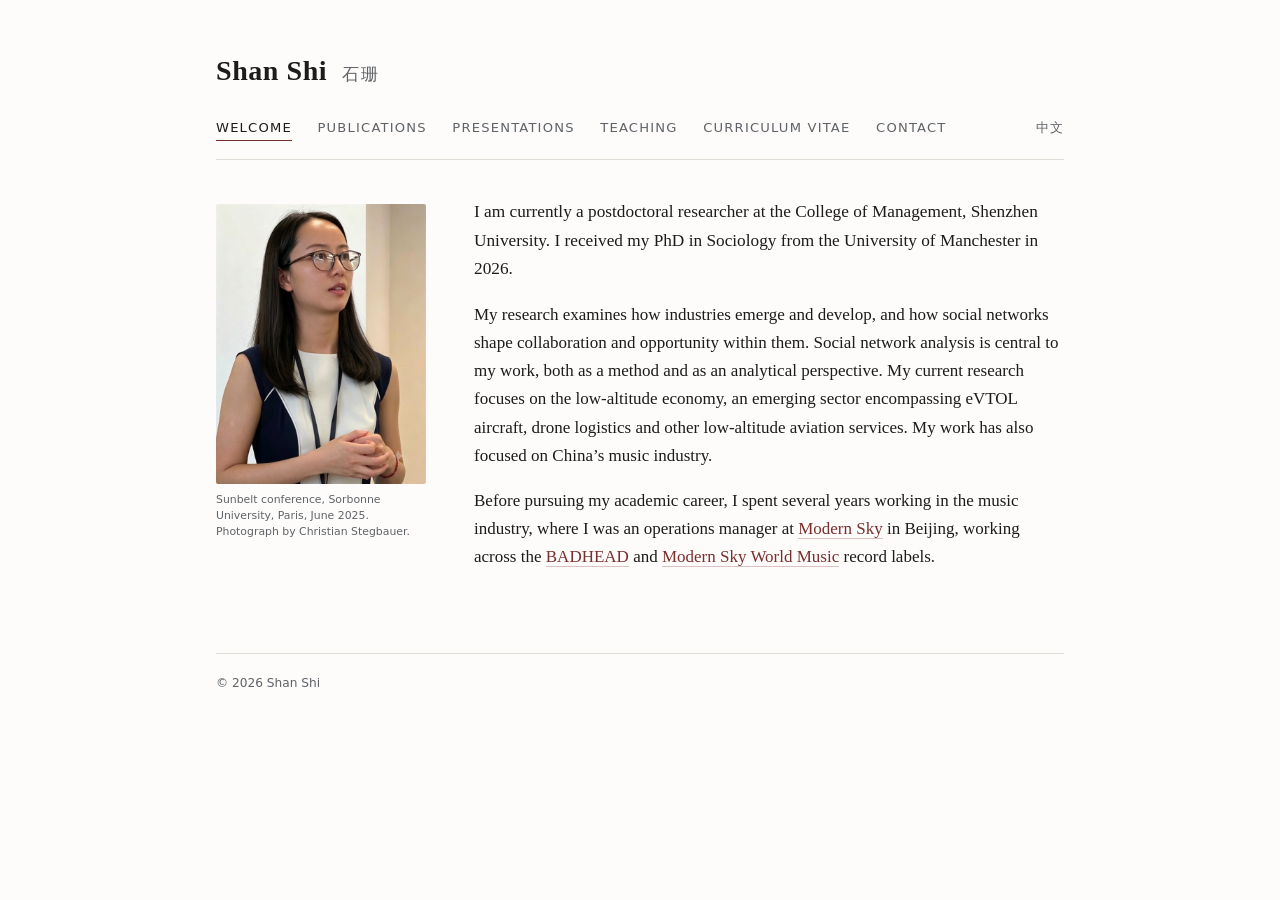
<file: index.html>
<!DOCTYPE html>
<html lang="en">
<head>
<meta charset="utf-8">
<meta name="viewport" content="width=device-width, initial-scale=1">
<title>Shan Shi — Social Researcher</title>
<meta name="description" content="Shan Shi, postdoctoral researcher at Shenzhen University's College of Management, studies industry development, social networks, the low-altitude economy and China's music industry.">
<link rel="canonical" href="https://shanshi.me/">
<link rel="alternate" hreflang="en" href="https://shanshi.me/">
<link rel="alternate" hreflang="zh" href="https://shanshi.me/zh/">
<link rel="alternate" hreflang="x-default" href="https://shanshi.me/">
<meta property="og:type" content="profile">
<meta property="og:title" content="Shan Shi — Social Researcher">
<meta property="og:description" content="Shan Shi, postdoctoral researcher at Shenzhen University's College of Management, studies industry development, social networks, the low-altitude economy and China's music industry.">
<meta property="og:url" content="https://shanshi.me/">
<meta property="og:image" content="https://shanshi.me/photo.jpg">
<script type="application/ld+json">
{
  "@context": "https://schema.org",
  "@type": "Person",
  "@id": "https://shanshi.me/#person",
  "name": "Shan Shi",
  "alternateName": "石珊",
  "url": "https://shanshi.me/",
  "image": "https://shanshi.me/photo.jpg",
  "jobTitle": "Postdoctoral Researcher",
  "worksFor": {
    "@type": "Organization",
    "name": "College of Management",
    "parentOrganization": {
      "@type": "CollegeOrUniversity",
      "name": "Shenzhen University"
    }
  },
  "alumniOf": {
    "@type": "CollegeOrUniversity",
    "name": "University of Manchester"
  },
  "knowsAbout": [
    "Industry formation and development",
    "Social network analysis",
    "Low-altitude economy",
    "China's music industry"
  ],
  "sameAs": [
    "https://orcid.org/0000-0001-7127-3071",
    "https://research.manchester.ac.uk/en/persons/shan.shi"
  ]
}
</script>
<link rel="stylesheet" href="style.css">
</head>
<body>
<div class="wrap">

<header class="masthead">
  <div class="namebar">
    <h1><a href="/">Shan Shi</a> <span class="cn">石珊</span></h1>
  </div>
  <nav>
    <a href="/" aria-current="page">Welcome</a>
    <a href="publications.html">Publications</a>
    <a href="presentations.html">Presentations</a>
    <a href="teaching.html">Teaching</a>
    <a href="cv.html">Curriculum vitae</a>
    <a href="contact.html">Contact</a>
    <a class="lang-switch" href="/zh/">中文</a>
  </nav>
</header>

<main class="intro">
  <figure>
    <img src="photo.jpg" alt="Shan Shi speaking at the Sunbelt conference, Sorbonne University, Paris">
    <figcaption>Sunbelt conference, Sorbonne University, Paris, June 2025. Photograph by Christian Stegbauer.</figcaption>
  </figure>

  <div class="intro-text">
    <p class="lede">I am currently a postdoctoral researcher at the College of Management, Shenzhen University. I received my PhD in Sociology from the University of Manchester in 2026.</p>

    <p>My research examines how industries emerge and develop, and how social networks shape collaboration and opportunity within them. Social network analysis is central to my work, both as a method and as an analytical perspective. My current research focuses on the low-altitude economy, an emerging sector encompassing eVTOL aircraft, drone logistics and other low-altitude aviation services. My work has also focused on China’s music industry.</p>

    <p>Before pursuing my academic career, I spent several years working in the music industry, where I was an operations manager at <a href="https://www.modernsky.com/home/">Modern Sky</a> in Beijing, working across the <a href="https://badhead1.bandcamp.com/">BADHEAD</a> and <a href="https://modernskyworldmusic.bandcamp.com/">Modern Sky World Music</a> record labels.</p>
  </div>
</main>

<footer>
  © 2026 Shan Shi
</footer>

</div>
</body>
</html>
</file>
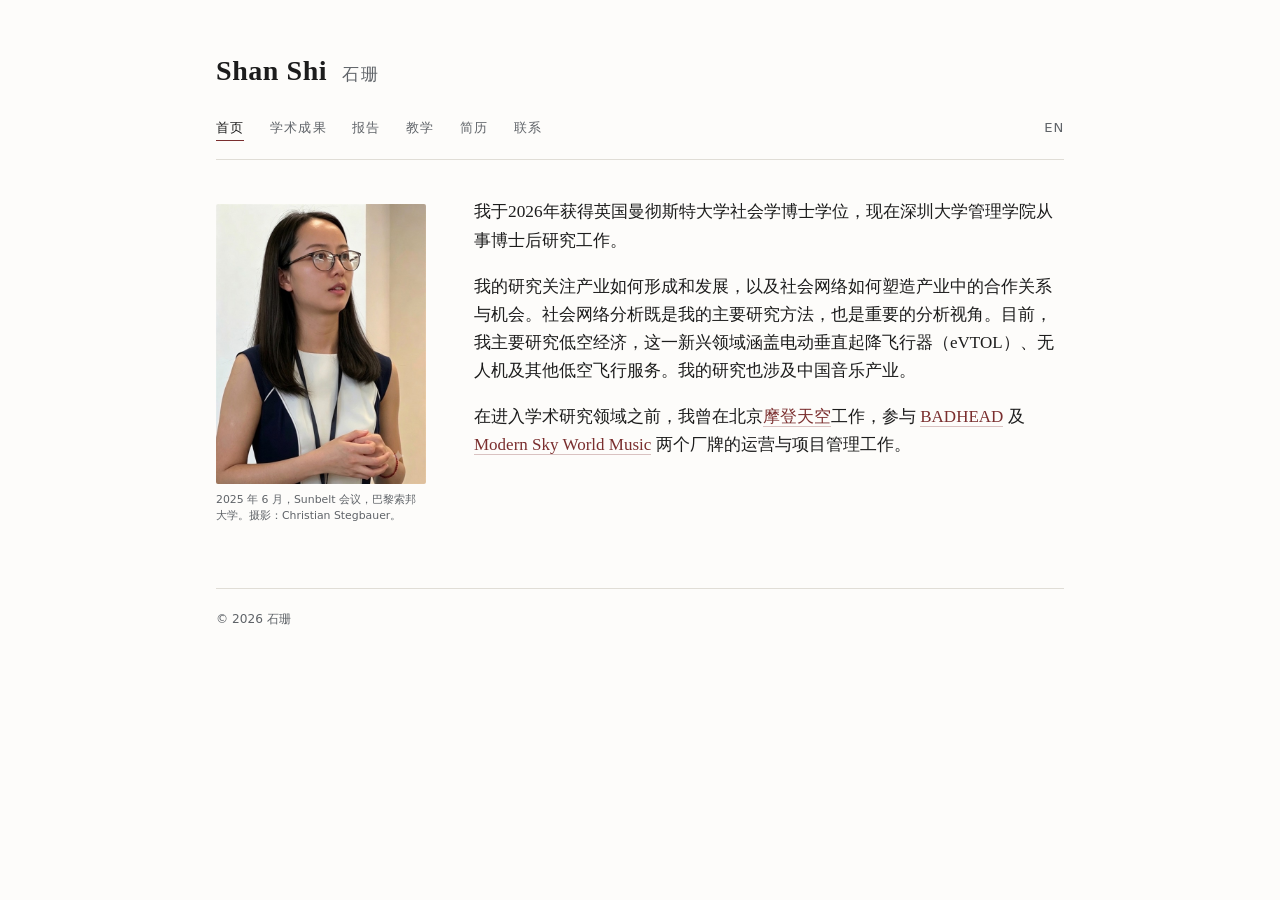
<file: zh/index.html>
<!DOCTYPE html>
<html lang="zh-Hans">
<head>
<meta charset="utf-8">
<meta name="viewport" content="width=device-width, initial-scale=1">
<title>石珊</title>
<meta name="description" content="石珊，深圳大学管理学院博士后，英国曼彻斯特大学社会学博士。研究产业的形成与发展，以及社会网络如何塑造合作关系与机会，当前关注低空经济，也研究中国音乐产业。">
<link rel="canonical" href="https://shanshi.me/zh/">
<link rel="alternate" hreflang="en" href="https://shanshi.me/">
<link rel="alternate" hreflang="zh" href="https://shanshi.me/zh/">
<link rel="alternate" hreflang="x-default" href="https://shanshi.me/">
<meta property="og:type" content="profile">
<meta property="og:title" content="石珊">
<meta property="og:description" content="石珊，深圳大学管理学院博士后，英国曼彻斯特大学社会学博士。研究产业的形成与发展，以及社会网络如何塑造合作关系与机会，当前关注低空经济，也研究中国音乐产业。">
<meta property="og:url" content="https://shanshi.me/zh/">
<meta property="og:image" content="https://shanshi.me/photo.jpg">
<script type="application/ld+json">
{
  "@context": "https://schema.org",
  "@type": "Person",
  "@id": "https://shanshi.me/#person",
  "name": "石珊",
  "alternateName": "Shan Shi",
  "url": "https://shanshi.me/zh/",
  "image": "https://shanshi.me/photo.jpg",
  "jobTitle": "博士后研究人员",
  "worksFor": {
    "@type": "Organization",
    "name": "管理学院",
    "parentOrganization": {
      "@type": "CollegeOrUniversity",
      "name": "深圳大学"
    }
  },
  "alumniOf": {
    "@type": "CollegeOrUniversity",
    "name": "曼彻斯特大学"
  },
  "knowsAbout": [
    "产业形成与发展",
    "社会网络分析",
    "低空经济",
    "中国音乐产业"
  ],
  "sameAs": [
    "https://orcid.org/0000-0001-7127-3071",
    "https://research.manchester.ac.uk/en/persons/shan.shi"
  ]
}
</script>
<link rel="stylesheet" href="../style.css">
</head>
<body>
<div class="wrap">

<header class="masthead">
  <div class="namebar">
    <h1><a href="/zh/">Shan Shi</a> <span class="cn">石珊</span></h1>
  </div>
  <nav>
    <a href="/zh/" aria-current="page">首页</a>
    <a href="publications.html">学术成果</a>
    <a href="presentations.html">报告</a>
    <a href="teaching.html">教学</a>
    <a href="cv.html">简历</a>
    <a href="contact.html">联系</a>
    <a class="lang-switch" href="/">EN</a>
  </nav>
</header>

<main class="intro">
  <figure>
    <img src="../photo.jpg" alt="石珊在巴黎索邦大学 Sunbelt 会议上发言">
    <figcaption>2025 年 6 月，Sunbelt 会议，巴黎索邦大学。摄影：Christian Stegbauer。</figcaption>
  </figure>

  <div class="intro-text">
    <p class="lede">我于2026年获得英国曼彻斯特大学社会学博士学位，现在深圳大学管理学院从事博士后研究工作。</p>

    <p>我的研究关注产业如何形成和发展，以及社会网络如何塑造产业中的合作关系与机会。社会网络分析既是我的主要研究方法，也是重要的分析视角。目前，我主要研究低空经济，这一新兴领域涵盖电动垂直起降飞行器（eVTOL）、无人机及其他低空飞行服务。我的研究也涉及中国音乐产业。</p>

    <p>在进入学术研究领域之前，我曾在北京<a href="https://www.modernsky.com/home/">摩登天空</a>工作，参与 <a href="https://xhslink.com/m/AzKVjs02M7a">BADHEAD</a> 及 <a href="https://xhslink.com/m/AzKVjs02M7a">Modern Sky World Music</a> 两个厂牌的运营与项目管理工作。</p>
  </div>
</main>

<footer>
  © 2026 石珊
</footer>

</div>
</body>
</html>
</file>
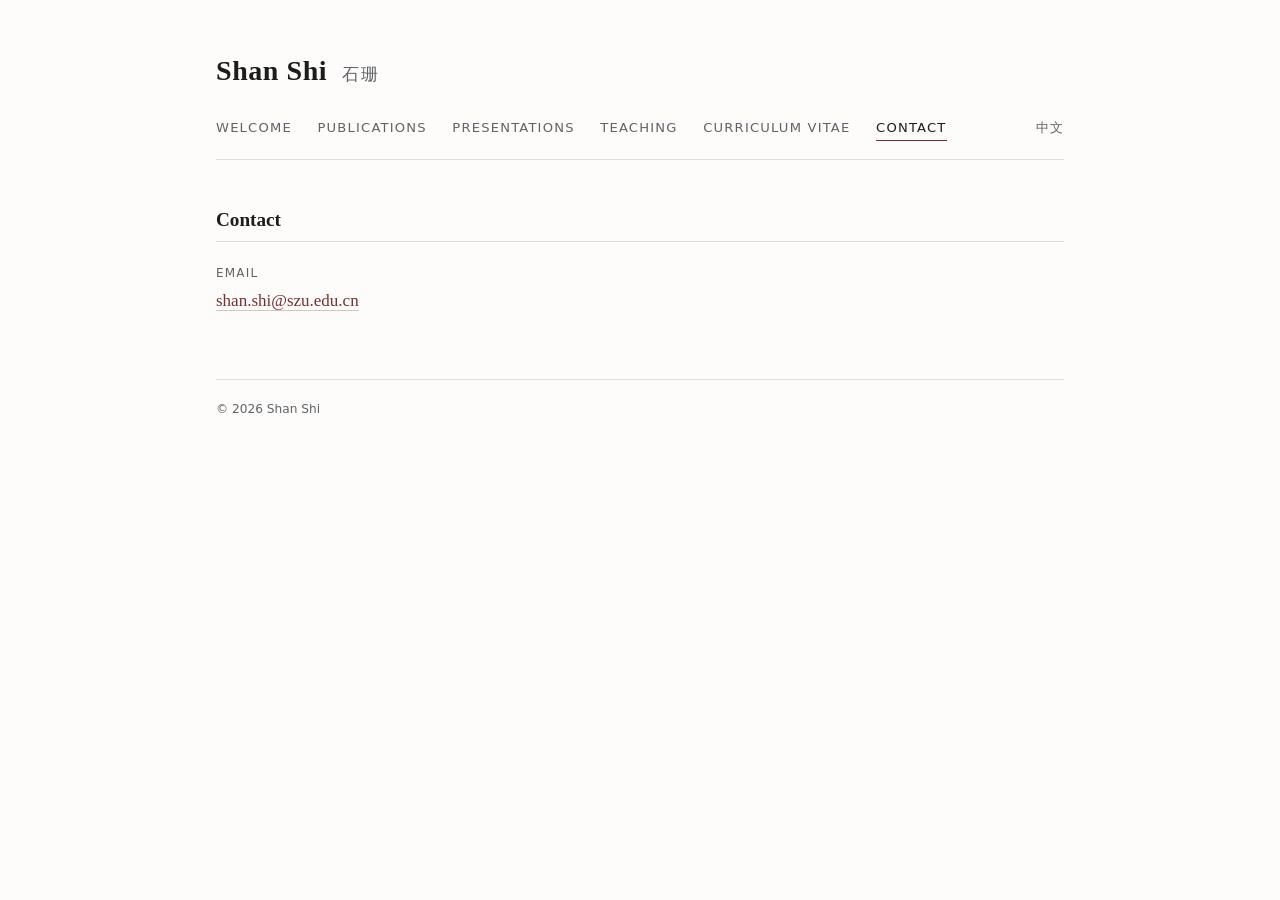
<file: contact.html>
<!DOCTYPE html>
<html lang="en">
<head>
<meta charset="utf-8">
<meta name="viewport" content="width=device-width, initial-scale=1">
<title>Shan Shi — Contact</title>
<meta name="description" content="How to contact Shan Shi.">
<link rel="canonical" href="https://shanshi.me/contact.html">
<link rel="alternate" hreflang="en" href="https://shanshi.me/contact.html">
<link rel="alternate" hreflang="zh" href="https://shanshi.me/zh/contact.html">
<link rel="alternate" hreflang="x-default" href="https://shanshi.me/contact.html">
<link rel="stylesheet" href="style.css">
</head>
<body>
<div class="wrap">

<header class="masthead">
  <div class="namebar">
    <h1><a href="/">Shan Shi</a> <span class="cn">石珊</span></h1>
  </div>
  <nav>
    <a href="/">Welcome</a>
    <a href="publications.html">Publications</a>
    <a href="presentations.html">Presentations</a>
    <a href="teaching.html">Teaching</a>
    <a href="cv.html">Curriculum vitae</a>
    <a href="contact.html" aria-current="page">Contact</a>
    <a class="lang-switch" href="zh/contact.html">中文</a>
  </nav>
</header>

<main>
  <h2>Contact</h2>

  <dl class="contact">
    <dt>Email</dt>
    <dd><a href="mailto:shan.shi@szu.edu.cn">shan.shi@szu.edu.cn</a></dd>
  </dl>
</main>

<footer>
  © 2026 Shan Shi
</footer>

</div>
</body>
</html>
</file>
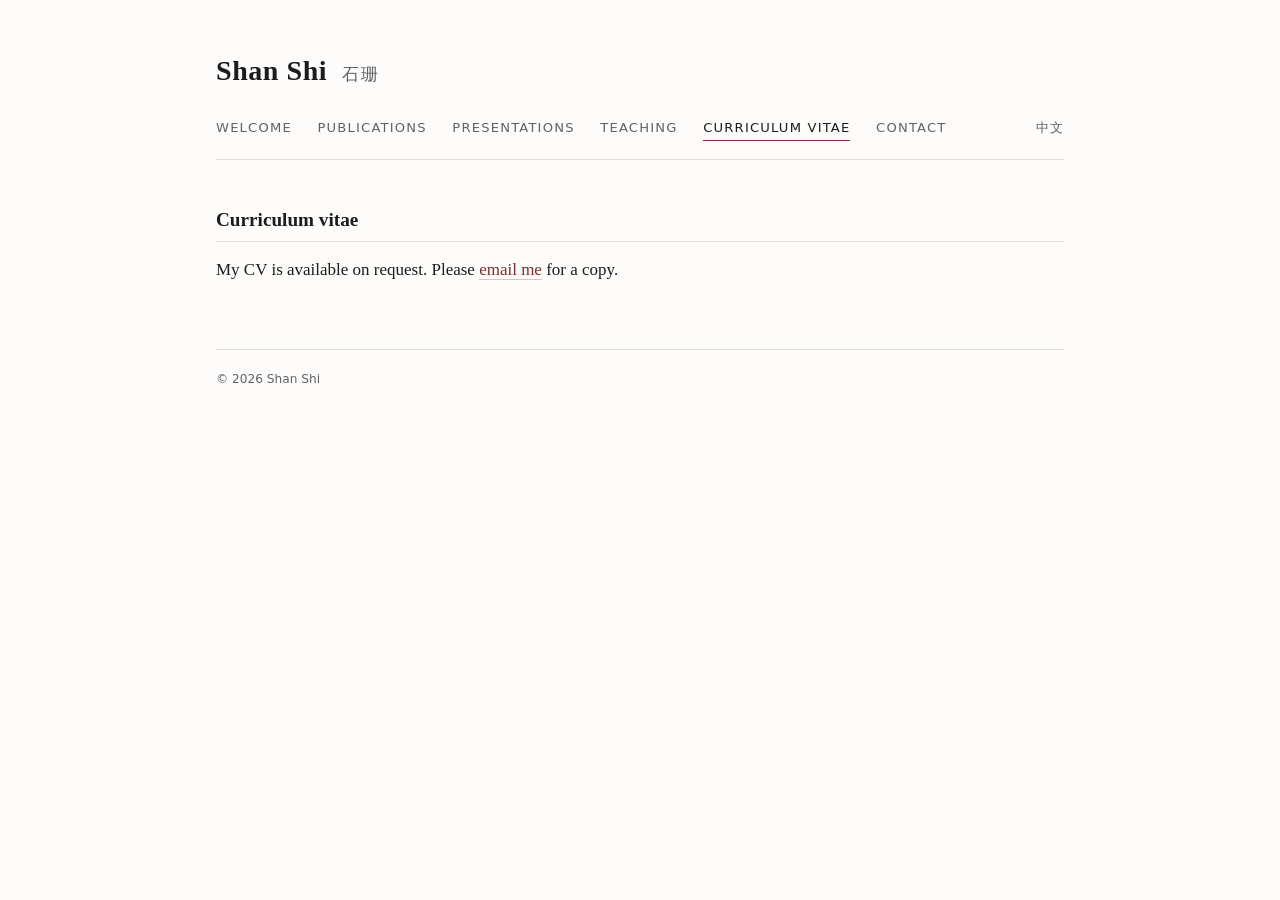
<file: cv.html>
<!DOCTYPE html>
<html lang="en">
<head>
<meta charset="utf-8">
<meta name="viewport" content="width=device-width, initial-scale=1">
<title>Shan Shi — Curriculum vitae</title>
<meta name="description" content="Shan Shi's academic CV is available on request.">
<link rel="canonical" href="https://shanshi.me/cv.html">
<link rel="alternate" hreflang="en" href="https://shanshi.me/cv.html">
<link rel="alternate" hreflang="zh" href="https://shanshi.me/zh/cv.html">
<link rel="alternate" hreflang="x-default" href="https://shanshi.me/cv.html">
<link rel="stylesheet" href="style.css">
</head>
<body>
<div class="wrap">

<header class="masthead">
  <div class="namebar">
    <h1><a href="/">Shan Shi</a> <span class="cn">石珊</span></h1>
  </div>
  <nav>
    <a href="/">Welcome</a>
    <a href="publications.html">Publications</a>
    <a href="presentations.html">Presentations</a>
    <a href="teaching.html">Teaching</a>
    <a href="cv.html" aria-current="page">Curriculum vitae</a>
    <a href="contact.html">Contact</a>
    <a class="lang-switch" href="zh/cv.html">中文</a>
  </nav>
</header>

<main>
  <h2>Curriculum vitae</h2>

  <p>My CV is available on request. Please <a href="mailto:shan.shi@szu.edu.cn?subject=CV%20request">email me</a> for a copy.</p>
</main>

<footer>
  © 2026 Shan Shi
</footer>

</div>
</body>
</html>
</file>
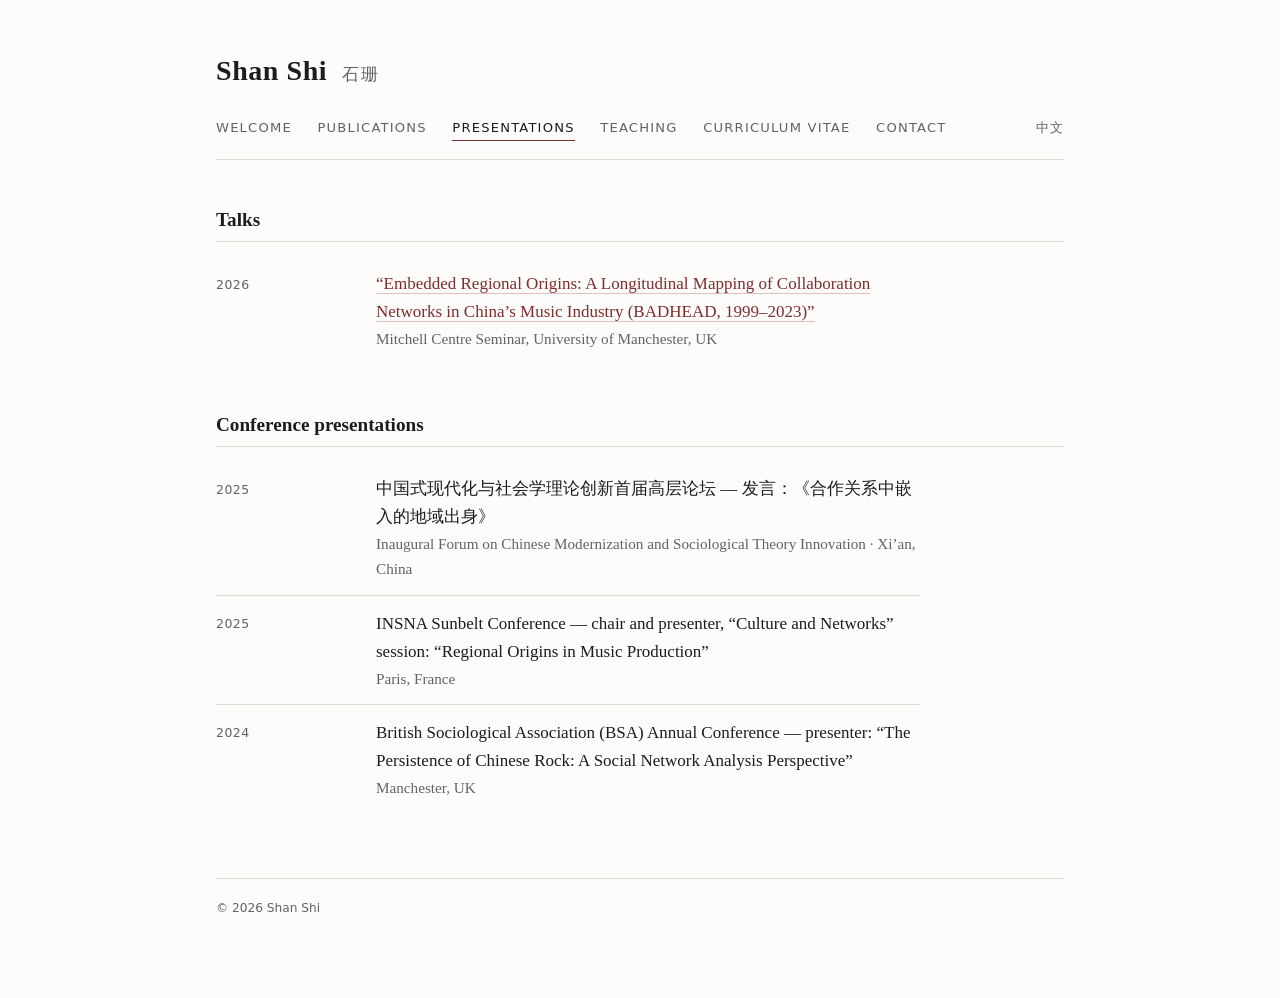
<file: presentations.html>
<!DOCTYPE html>
<html lang="en">
<head>
<meta charset="utf-8">
<meta name="viewport" content="width=device-width, initial-scale=1">
<title>Shan Shi — Presentations</title>
<meta name="description" content="Talks and conference presentations by Shan Shi.">
<link rel="canonical" href="https://shanshi.me/presentations.html">
<link rel="alternate" hreflang="en" href="https://shanshi.me/presentations.html">
<link rel="alternate" hreflang="zh" href="https://shanshi.me/zh/presentations.html">
<link rel="alternate" hreflang="x-default" href="https://shanshi.me/presentations.html">
<link rel="stylesheet" href="style.css">
</head>
<body>
<div class="wrap">

<header class="masthead">
  <div class="namebar">
    <h1><a href="/">Shan Shi</a> <span class="cn">石珊</span></h1>
  </div>
  <nav>
    <a href="/">Welcome</a>
    <a href="publications.html">Publications</a>
    <a href="presentations.html" aria-current="page">Presentations</a>
    <a href="teaching.html">Teaching</a>
    <a href="cv.html">Curriculum vitae</a>
    <a href="contact.html">Contact</a>
    <a class="lang-switch" href="zh/presentations.html">中文</a>
  </nav>
</header>

<main>
  <h2>Talks</h2>
  <ul class="plain">
    <li class="entry">
      <span class="when">2026</span>
      <span class="what"><a href="https://events.manchester.ac.uk/event/event:j17z-mi7jmspz-jh9xna">“Embedded Regional Origins: A Longitudinal Mapping of Collaboration Networks in China’s Music Industry (BADHEAD, 1999–2023)”</a>
      <span class="sub">Mitchell Centre Seminar, University of Manchester, UK</span></span>
    </li>
  </ul>

  <h2>Conference presentations</h2>
  <ul class="plain">
    <li class="entry">
      <span class="when">2025</span>
      <span class="what">中国式现代化与社会学理论创新首届高层论坛 — 发言：《合作关系中嵌入的地域出身》
      <span class="sub">Inaugural Forum on Chinese Modernization and Sociological Theory Innovation · Xi’an, China</span></span>
    </li>
    <li class="entry">
      <span class="when">2025</span>
      <span class="what">INSNA Sunbelt Conference — chair and presenter, “Culture and Networks” session: “Regional Origins in Music Production”
      <span class="sub">Paris, France</span></span>
    </li>
    <li class="entry">
      <span class="when">2024</span>
      <span class="what">British Sociological Association (BSA) Annual Conference — presenter: “The Persistence of Chinese Rock: A Social Network Analysis Perspective”
      <span class="sub">Manchester, UK</span></span>
    </li>
  </ul>
</main>

<footer>
  © 2026 Shan Shi
</footer>

</div>
</body>
</html>
</file>
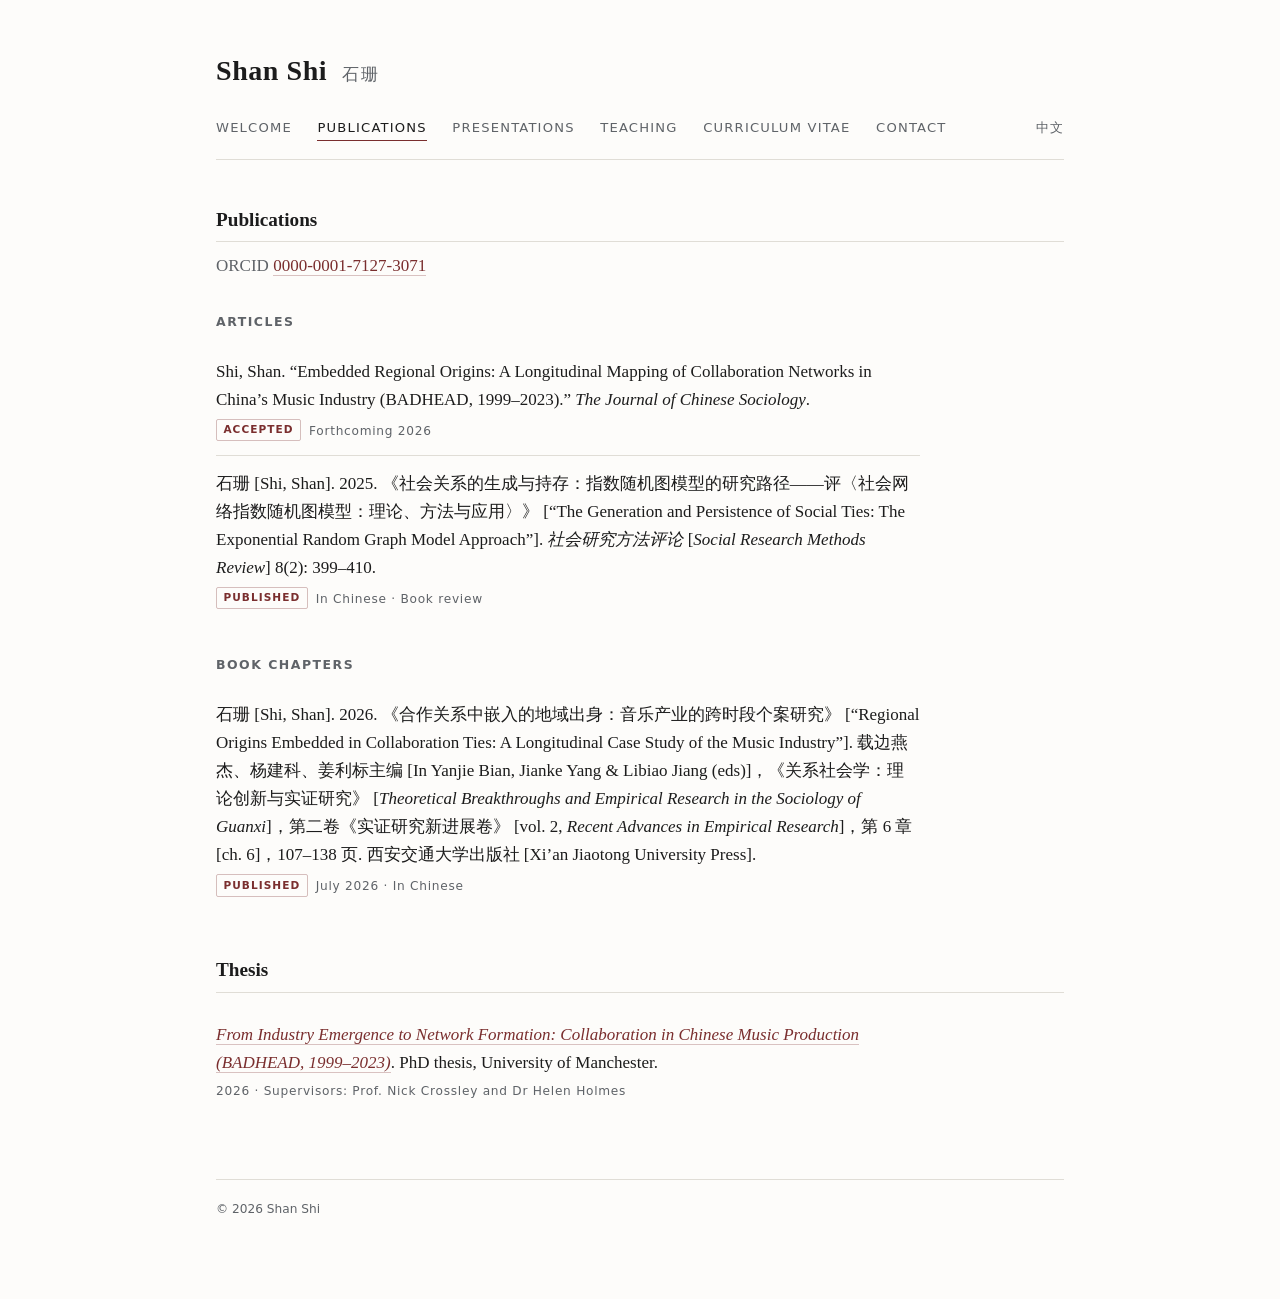
<file: publications.html>
<!DOCTYPE html>
<html lang="en">
<head>
<meta charset="utf-8">
<meta name="viewport" content="width=device-width, initial-scale=1">
<title>Shan Shi — Publications</title>
<meta name="description" content="Publications by Shan Shi.">
<link rel="canonical" href="https://shanshi.me/publications.html">
<link rel="alternate" hreflang="en" href="https://shanshi.me/publications.html">
<link rel="alternate" hreflang="zh" href="https://shanshi.me/zh/publications.html">
<link rel="alternate" hreflang="x-default" href="https://shanshi.me/publications.html">
<link rel="stylesheet" href="style.css">
</head>
<body>
<div class="wrap">

<header class="masthead">
  <div class="namebar">
    <h1><a href="/">Shan Shi</a> <span class="cn">石珊</span></h1>
  </div>
  <nav>
    <a href="/">Welcome</a>
    <a href="publications.html" aria-current="page">Publications</a>
    <a href="presentations.html">Presentations</a>
    <a href="teaching.html">Teaching</a>
    <a href="cv.html">Curriculum vitae</a>
    <a href="contact.html">Contact</a>
    <a class="lang-switch" href="zh/publications.html">中文</a>
  </nav>
</header>

<main>
  <h2>Publications</h2>

  <p class="muted" style="margin-top:-0.3rem">ORCID <a href="https://orcid.org/0000-0001-7127-3071">0000-0001-7127-3071</a></p>

  <h3>Articles</h3>
  <ul class="plain">
    <li class="pub">
      <span class="title">Shi, Shan. “Embedded Regional Origins: A Longitudinal Mapping of Collaboration Networks in China’s Music Industry (BADHEAD, 1999–2023).” <span class="venue">The Journal of Chinese Sociology</span>.</span>
      <span class="meta"><span class="tag">Accepted</span>Forthcoming 2026</span>
    </li>
    <li class="pub">
      <span class="title">石珊 [Shi, Shan]. 2025. 《社会关系的生成与持存：指数随机图模型的研究路径——评〈社会网络指数随机图模型：理论、方法与应用〉》 [“The Generation and Persistence of Social Ties: The Exponential Random Graph Model Approach”]. <span class="venue">社会研究方法评论</span> [<span class="venue">Social Research Methods Review</span>] 8(2): 399–410.</span>
      <span class="meta"><span class="tag">Published</span>In Chinese · Book review</span>
    </li>
  </ul>

  <h3>Book chapters</h3>
  <ul class="plain">
    <li class="pub">
      <span class="title">石珊 [Shi, Shan]. 2026. 《合作关系中嵌入的地域出身：音乐产业的跨时段个案研究》 [“Regional Origins Embedded in Collaboration Ties: A Longitudinal Case Study of the Music Industry”]. 载边燕杰、杨建科、姜利标主编 [In Yanjie Bian, Jianke Yang &amp; Libiao Jiang (eds)]，《关系社会学：理论创新与实证研究》 [<span class="venue">Theoretical Breakthroughs and Empirical Research in the Sociology of Guanxi</span>]，第二卷《实证研究新进展卷》 [vol. 2, <span class="venue">Recent Advances in Empirical Research</span>]，第 6 章 [ch. 6]，107–138 页. 西安交通大学出版社 [Xi’an Jiaotong University Press].</span>
      <span class="meta"><span class="tag">Published</span>July 2026 · In Chinese</span>
    </li>
  </ul>

  <h2>Thesis</h2>
  <ul class="plain">
    <li class="pub">
      <span class="title"><a href="https://research.manchester.ac.uk/en/studentTheses/from-industry-emergence-to-network-formation-collaboration-in-chi/"><em>From Industry Emergence to Network Formation: Collaboration in Chinese Music Production (BADHEAD, 1999–2023)</em></a>. PhD thesis, University of Manchester.</span>
      <span class="meta">2026 · Supervisors: Prof. Nick Crossley and Dr Helen Holmes</span>
    </li>
  </ul>
</main>

<footer>
  © 2026 Shan Shi
</footer>

</div>
</body>
</html>
</file>
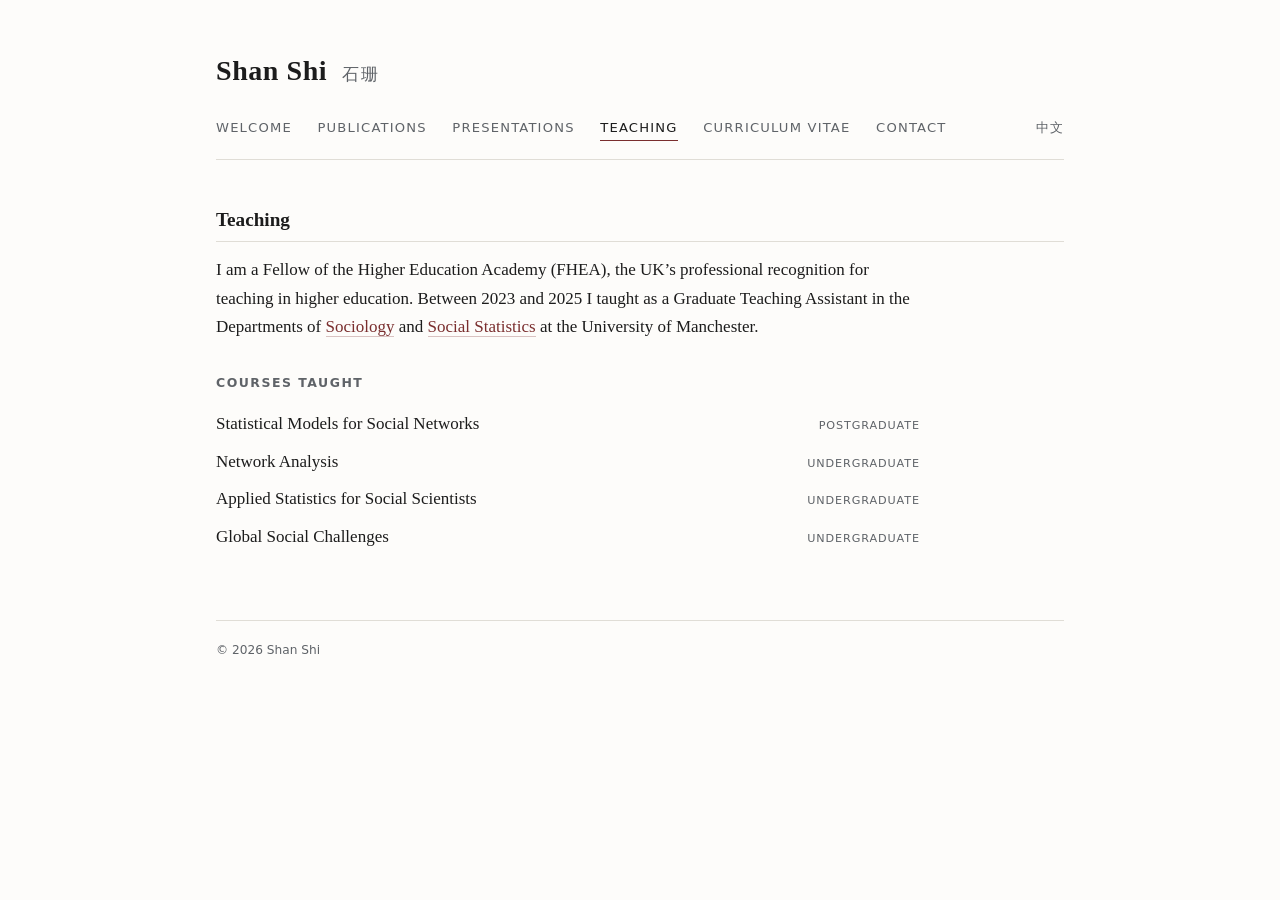
<file: teaching.html>
<!DOCTYPE html>
<html lang="en">
<head>
<meta charset="utf-8">
<meta name="viewport" content="width=device-width, initial-scale=1">
<title>Shan Shi — Teaching</title>
<meta name="description" content="Teaching experience of Shan Shi at the University of Manchester.">
<link rel="canonical" href="https://shanshi.me/teaching.html">
<link rel="alternate" hreflang="en" href="https://shanshi.me/teaching.html">
<link rel="alternate" hreflang="zh" href="https://shanshi.me/zh/teaching.html">
<link rel="alternate" hreflang="x-default" href="https://shanshi.me/teaching.html">
<link rel="stylesheet" href="style.css">
</head>
<body>
<div class="wrap">

<header class="masthead">
  <div class="namebar">
    <h1><a href="/">Shan Shi</a> <span class="cn">石珊</span></h1>
  </div>
  <nav>
    <a href="/">Welcome</a>
    <a href="publications.html">Publications</a>
    <a href="presentations.html">Presentations</a>
    <a href="teaching.html" aria-current="page">Teaching</a>
    <a href="cv.html">Curriculum vitae</a>
    <a href="contact.html">Contact</a>
    <a class="lang-switch" href="zh/teaching.html">中文</a>
  </nav>
</header>

<main>
  <h2>Teaching</h2>

  <p>I am a Fellow of the Higher Education Academy (FHEA), the UK’s professional recognition for teaching in higher education. Between 2023 and 2025 I taught as a Graduate Teaching Assistant in the Departments of <a href="https://www.humanities.manchester.ac.uk/sociology/">Sociology</a> and <a href="https://www.humanities.manchester.ac.uk/social-statistics/">Social Statistics</a> at the University of Manchester.</p>

  <h3>Courses taught</h3>
  <ul class="courses">
    <li>Statistical Models for Social Networks <span class="level">Postgraduate</span></li>
    <li>Network Analysis <span class="level">Undergraduate</span></li>
    <li>Applied Statistics for Social Scientists <span class="level">Undergraduate</span></li>
    <li>Global Social Challenges <span class="level">Undergraduate</span></li>
  </ul>
</main>

<footer>
  © 2026 Shan Shi
</footer>

</div>
</body>
</html>
</file>
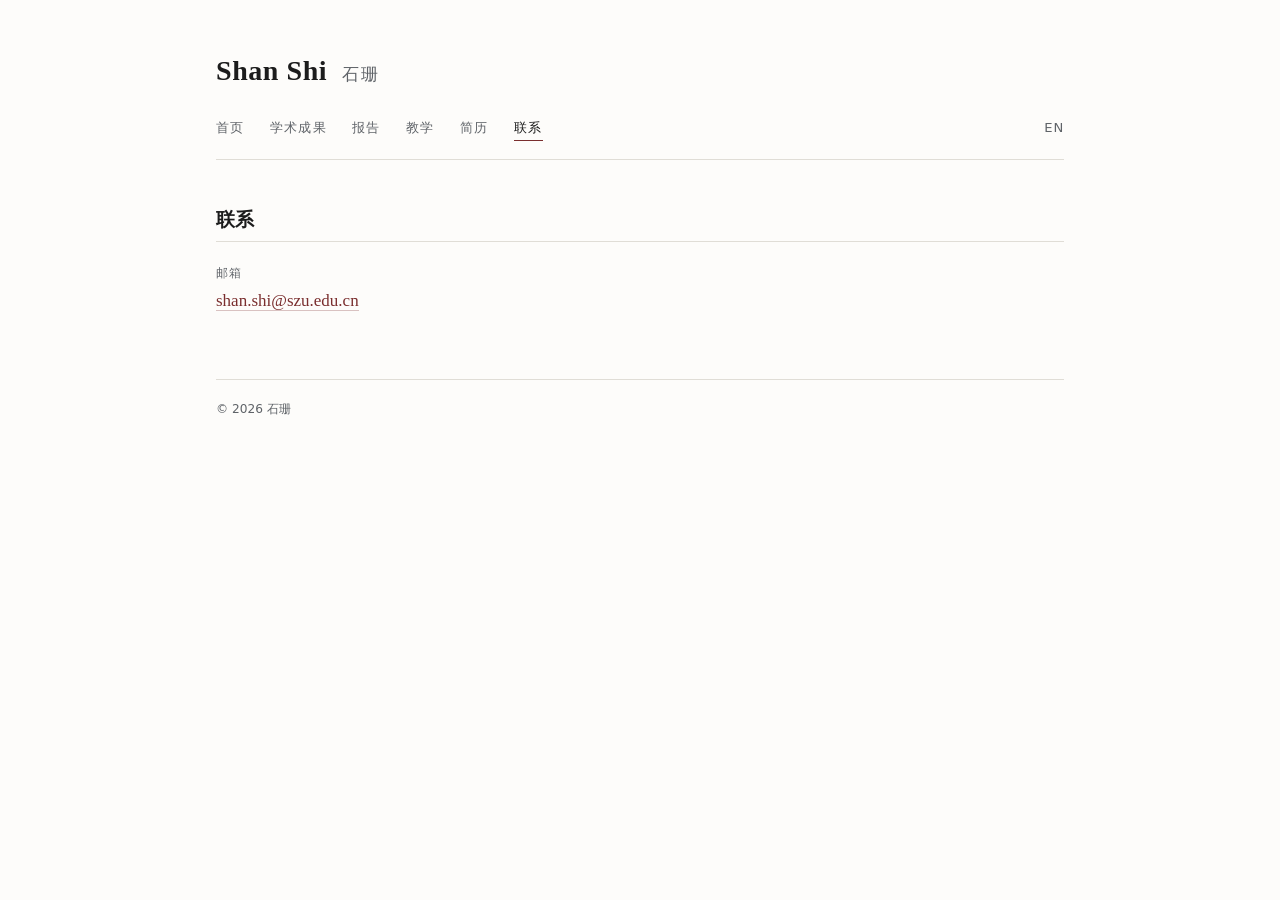
<file: zh/contact.html>
<!DOCTYPE html>
<html lang="zh-Hans">
<head>
<meta charset="utf-8">
<meta name="viewport" content="width=device-width, initial-scale=1">
<title>石珊 — 联系</title>
<meta name="description" content="如何联系石珊。">
<link rel="canonical" href="https://shanshi.me/zh/contact.html">
<link rel="alternate" hreflang="en" href="https://shanshi.me/contact.html">
<link rel="alternate" hreflang="zh" href="https://shanshi.me/zh/contact.html">
<link rel="alternate" hreflang="x-default" href="https://shanshi.me/contact.html">
<link rel="stylesheet" href="../style.css">
</head>
<body>
<div class="wrap">

<header class="masthead">
  <div class="namebar">
    <h1><a href="/zh/">Shan Shi</a> <span class="cn">石珊</span></h1>
  </div>
  <nav>
    <a href="/zh/">首页</a>
    <a href="publications.html">学术成果</a>
    <a href="presentations.html">报告</a>
    <a href="teaching.html">教学</a>
    <a href="cv.html">简历</a>
    <a href="contact.html" aria-current="page">联系</a>
    <a class="lang-switch" href="../contact.html">EN</a>
  </nav>
</header>

<main>
  <h2>联系</h2>

  <dl class="contact">
    <dt>邮箱</dt>
    <dd><a href="mailto:shan.shi@szu.edu.cn">shan.shi@szu.edu.cn</a></dd>
  </dl>
</main>

<footer>
  © 2026 石珊
</footer>

</div>
</body>
</html>
</file>
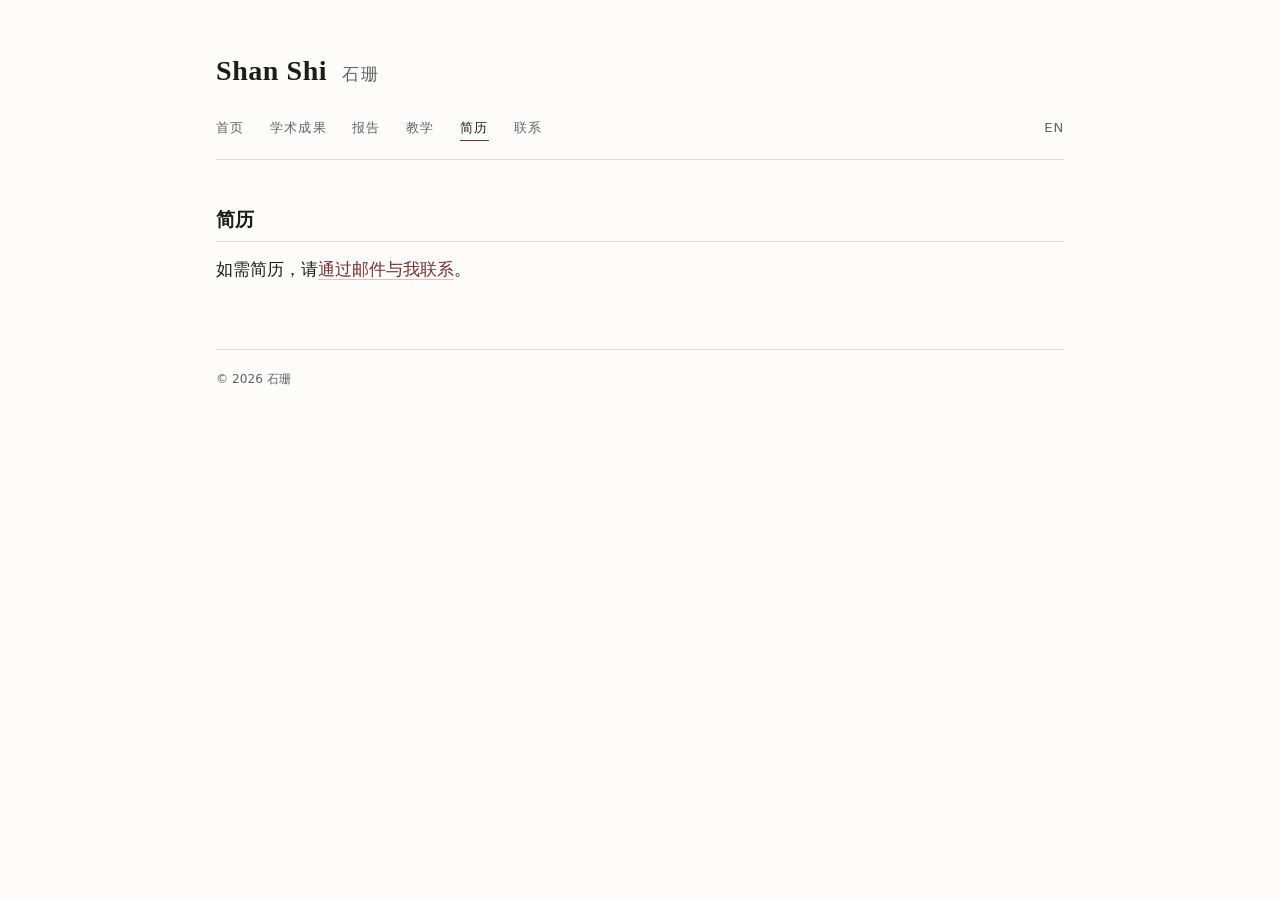
<file: zh/cv.html>
<!DOCTYPE html>
<html lang="zh-Hans">
<head>
<meta charset="utf-8">
<meta name="viewport" content="width=device-width, initial-scale=1">
<title>石珊 — 简历</title>
<meta name="description" content="如需简历，请通过邮件与我联系。">
<link rel="canonical" href="https://shanshi.me/zh/cv.html">
<link rel="alternate" hreflang="en" href="https://shanshi.me/cv.html">
<link rel="alternate" hreflang="zh" href="https://shanshi.me/zh/cv.html">
<link rel="alternate" hreflang="x-default" href="https://shanshi.me/cv.html">
<link rel="stylesheet" href="../style.css">
</head>
<body>
<div class="wrap">

<header class="masthead">
  <div class="namebar">
    <h1><a href="/zh/">Shan Shi</a> <span class="cn">石珊</span></h1>
  </div>
  <nav>
    <a href="/zh/">首页</a>
    <a href="publications.html">学术成果</a>
    <a href="presentations.html">报告</a>
    <a href="teaching.html">教学</a>
    <a href="cv.html" aria-current="page">简历</a>
    <a href="contact.html">联系</a>
    <a class="lang-switch" href="../cv.html">EN</a>
  </nav>
</header>

<main>
  <h2>简历</h2>

  <p>如需简历，请<a href="mailto:shan.shi@szu.edu.cn?subject=CV%20request">通过邮件与我联系</a>。</p>
</main>

<footer>
  © 2026 石珊
</footer>

</div>
</body>
</html>
</file>
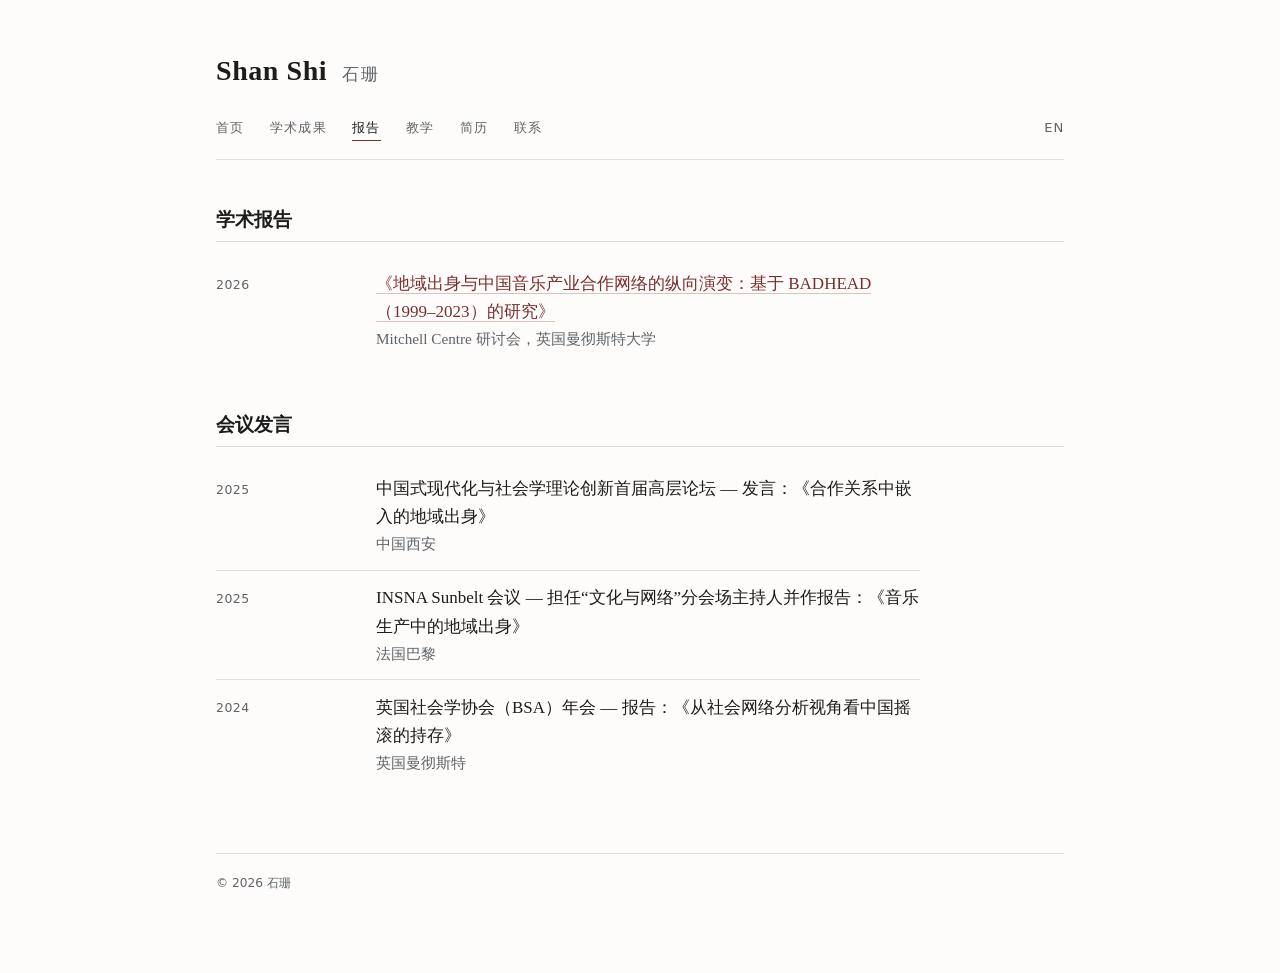
<file: zh/presentations.html>
<!DOCTYPE html>
<html lang="zh-Hans">
<head>
<meta charset="utf-8">
<meta name="viewport" content="width=device-width, initial-scale=1">
<title>石珊 — 报告</title>
<meta name="description" content="石珊的学术报告与会议发言。">
<link rel="canonical" href="https://shanshi.me/zh/presentations.html">
<link rel="alternate" hreflang="en" href="https://shanshi.me/presentations.html">
<link rel="alternate" hreflang="zh" href="https://shanshi.me/zh/presentations.html">
<link rel="alternate" hreflang="x-default" href="https://shanshi.me/presentations.html">
<link rel="stylesheet" href="../style.css">
</head>
<body>
<div class="wrap">

<header class="masthead">
  <div class="namebar">
    <h1><a href="/zh/">Shan Shi</a> <span class="cn">石珊</span></h1>
  </div>
  <nav>
    <a href="/zh/">首页</a>
    <a href="publications.html">学术成果</a>
    <a href="presentations.html" aria-current="page">报告</a>
    <a href="teaching.html">教学</a>
    <a href="cv.html">简历</a>
    <a href="contact.html">联系</a>
    <a class="lang-switch" href="../presentations.html">EN</a>
  </nav>
</header>

<main>
  <h2>学术报告</h2>
  <ul class="plain">
    <li class="entry">
      <span class="when">2026</span>
      <span class="what"><a href="https://events.manchester.ac.uk/event/event:j17z-mi7jmspz-jh9xna">《地域出身与中国音乐产业合作网络的纵向演变：基于 BADHEAD（1999–2023）的研究》</a>
      <span class="sub">Mitchell Centre 研讨会，英国曼彻斯特大学</span></span>
    </li>
  </ul>

  <h2>会议发言</h2>
  <ul class="plain">
    <li class="entry">
      <span class="when">2025</span>
      <span class="what">中国式现代化与社会学理论创新首届高层论坛 — 发言：《合作关系中嵌入的地域出身》
      <span class="sub">中国西安</span></span>
    </li>
    <li class="entry">
      <span class="when">2025</span>
      <span class="what">INSNA Sunbelt 会议 — 担任“文化与网络”分会场主持人并作报告：《音乐生产中的地域出身》
      <span class="sub">法国巴黎</span></span>
    </li>
    <li class="entry">
      <span class="when">2024</span>
      <span class="what">英国社会学协会（BSA）年会 — 报告：《从社会网络分析视角看中国摇滚的持存》
      <span class="sub">英国曼彻斯特</span></span>
    </li>
  </ul>
</main>

<footer>
  © 2026 石珊
</footer>

</div>
</body>
</html>
</file>
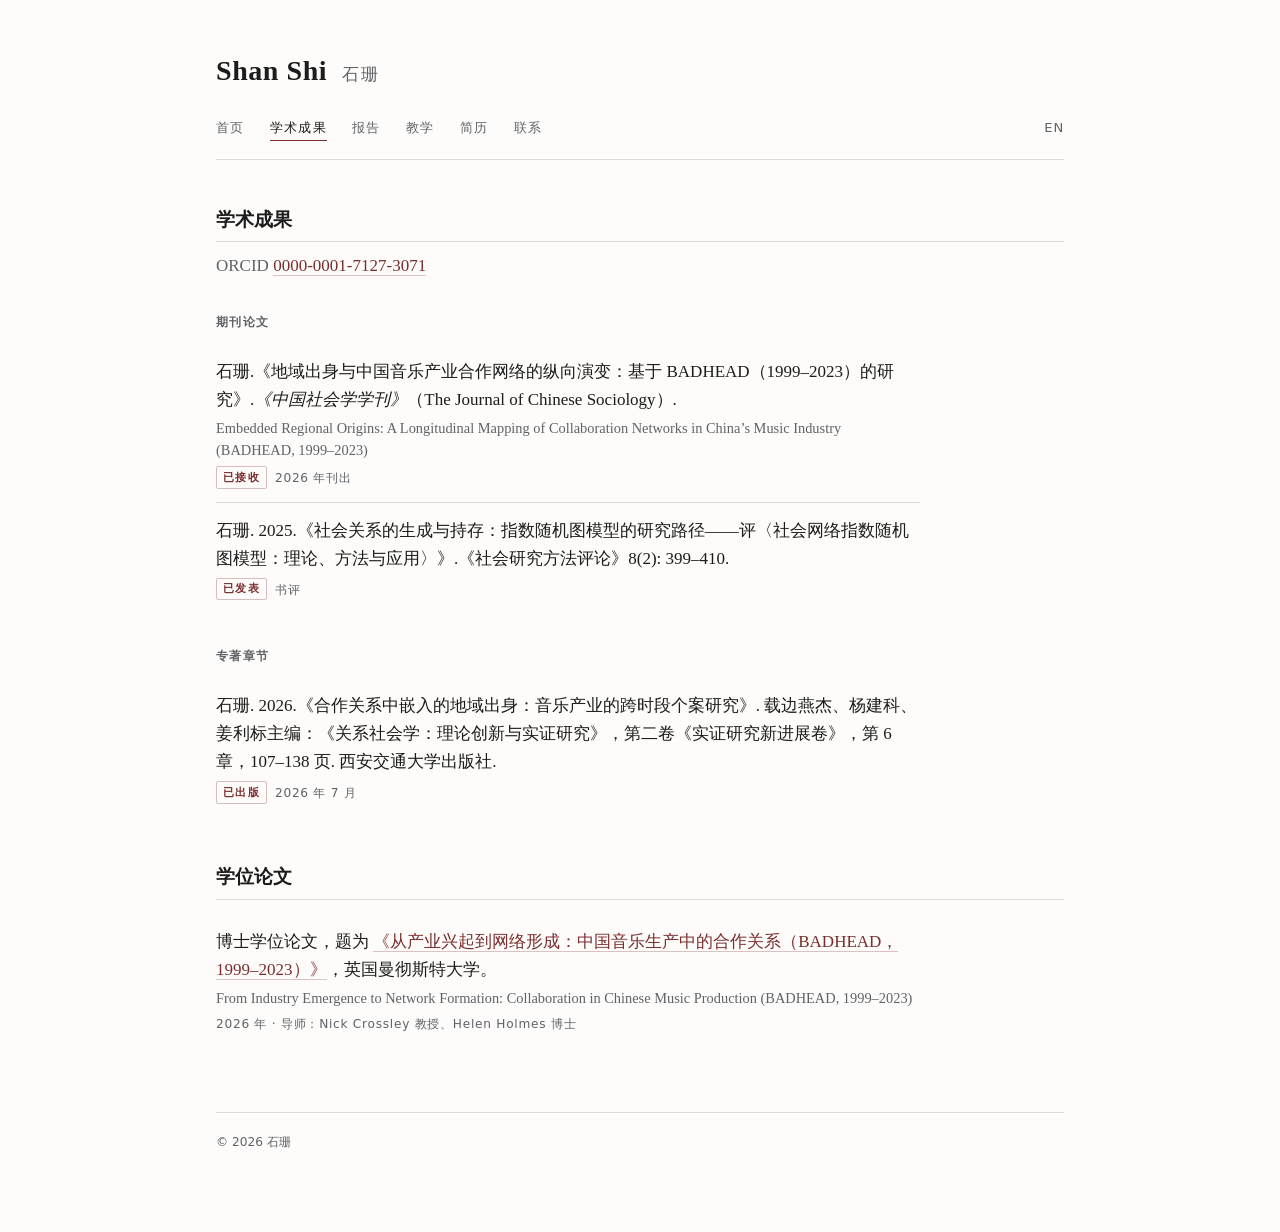
<file: zh/publications.html>
<!DOCTYPE html>
<html lang="zh-Hans">
<head>
<meta charset="utf-8">
<meta name="viewport" content="width=device-width, initial-scale=1">
<title>石珊 — 学术成果</title>
<meta name="description" content="石珊的论文与著作。">
<link rel="canonical" href="https://shanshi.me/zh/publications.html">
<link rel="alternate" hreflang="en" href="https://shanshi.me/publications.html">
<link rel="alternate" hreflang="zh" href="https://shanshi.me/zh/publications.html">
<link rel="alternate" hreflang="x-default" href="https://shanshi.me/publications.html">
<link rel="stylesheet" href="../style.css">
</head>
<body>
<div class="wrap">

<header class="masthead">
  <div class="namebar">
    <h1><a href="/zh/">Shan Shi</a> <span class="cn">石珊</span></h1>
  </div>
  <nav>
    <a href="/zh/">首页</a>
    <a href="publications.html" aria-current="page">学术成果</a>
    <a href="presentations.html">报告</a>
    <a href="teaching.html">教学</a>
    <a href="cv.html">简历</a>
    <a href="contact.html">联系</a>
    <a class="lang-switch" href="../publications.html">EN</a>
  </nav>
</header>

<main>
  <h2>学术成果</h2>

  <p class="muted" style="margin-top:-0.3rem">ORCID <a href="https://orcid.org/0000-0001-7127-3071">0000-0001-7127-3071</a></p>

  <h3>期刊论文</h3>
  <ul class="plain">
    <li class="pub">
      <span class="title">石珊.《地域出身与中国音乐产业合作网络的纵向演变：基于 BADHEAD（1999–2023）的研究》.<span class="venue">《中国社会学学刊》</span>（The Journal of Chinese Sociology）.
      <span class="orig">Embedded Regional Origins: A Longitudinal Mapping of Collaboration Networks in China’s Music Industry (BADHEAD, 1999–2023)</span></span>
      <span class="meta"><span class="tag">已接收</span>2026 年刊出</span>
    </li>
    <li class="pub">
      <span class="title">石珊. 2025.《社会关系的生成与持存：指数随机图模型的研究路径——评〈社会网络指数随机图模型：理论、方法与应用〉》.《社会研究方法评论》8(2): 399–410.</span>
      <span class="meta"><span class="tag">已发表</span>书评</span>
    </li>
  </ul>

  <h3>专著章节</h3>
  <ul class="plain">
    <li class="pub">
      <span class="title">石珊. 2026.《合作关系中嵌入的地域出身：音乐产业的跨时段个案研究》. 载边燕杰、杨建科、姜利标主编：《关系社会学：理论创新与实证研究》，第二卷《实证研究新进展卷》，第 6 章，107–138 页. 西安交通大学出版社.</span>
      <span class="meta"><span class="tag">已出版</span>2026 年 7 月</span>
    </li>
  </ul>

  <h2>学位论文</h2>
  <ul class="plain">
    <li class="pub">
      <span class="title">博士学位论文，题为 <a href="https://research.manchester.ac.uk/en/studentTheses/from-industry-emergence-to-network-formation-collaboration-in-chi/">《从产业兴起到网络形成：中国音乐生产中的合作关系（BADHEAD，1999–2023）》</a>，英国曼彻斯特大学。
      <span class="orig">From Industry Emergence to Network Formation: Collaboration in Chinese Music Production (BADHEAD, 1999–2023)</span></span>
      <span class="meta">2026 年 · 导师：Nick Crossley 教授、Helen Holmes 博士</span>
    </li>
  </ul>
</main>

<footer>
  © 2026 石珊
</footer>

</div>
</body>
</html>
</file>
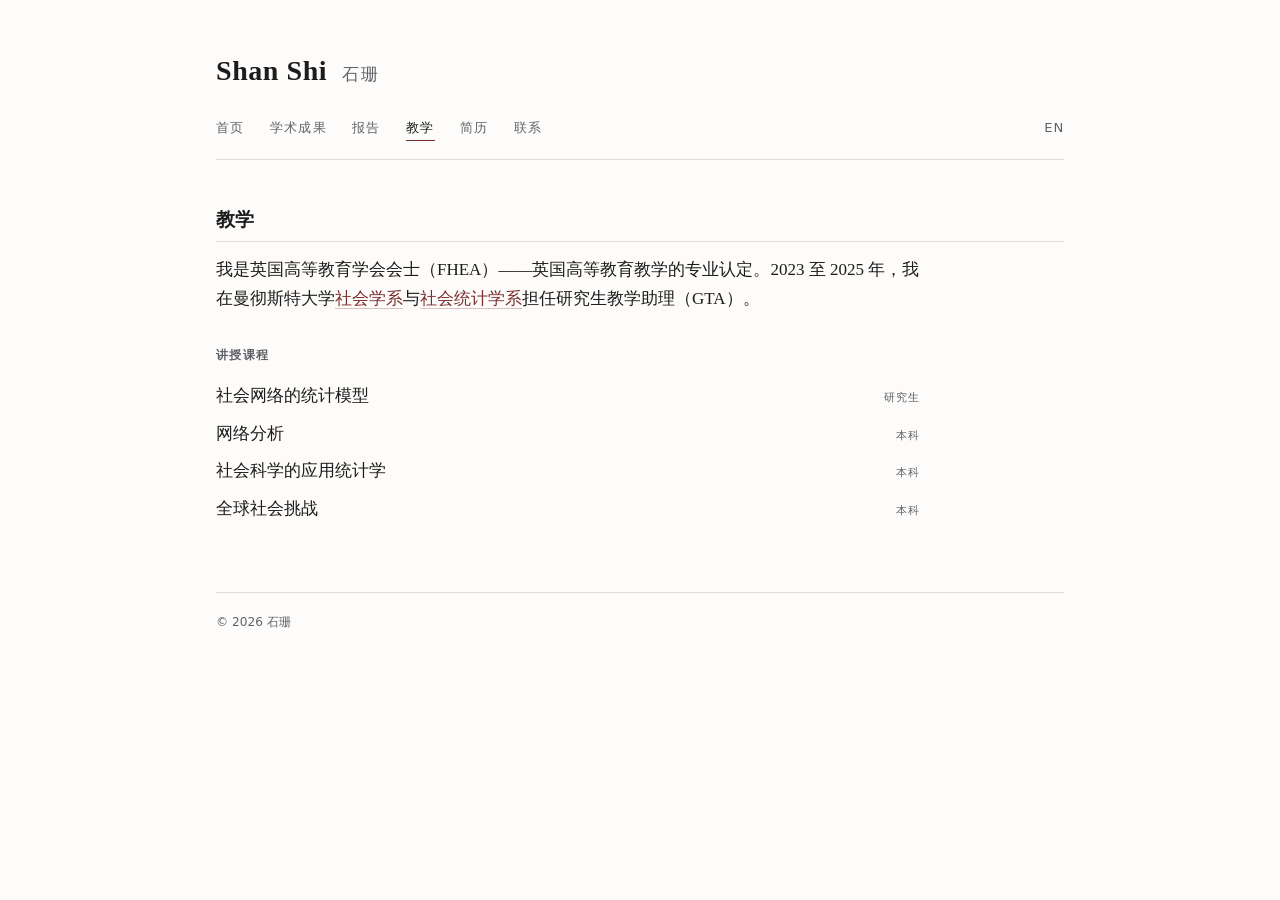
<file: zh/teaching.html>
<!DOCTYPE html>
<html lang="zh-Hans">
<head>
<meta charset="utf-8">
<meta name="viewport" content="width=device-width, initial-scale=1">
<title>石珊 — 教学</title>
<meta name="description" content="石珊在曼彻斯特大学的教学经历。">
<link rel="canonical" href="https://shanshi.me/zh/teaching.html">
<link rel="alternate" hreflang="en" href="https://shanshi.me/teaching.html">
<link rel="alternate" hreflang="zh" href="https://shanshi.me/zh/teaching.html">
<link rel="alternate" hreflang="x-default" href="https://shanshi.me/teaching.html">
<link rel="stylesheet" href="../style.css">
</head>
<body>
<div class="wrap">

<header class="masthead">
  <div class="namebar">
    <h1><a href="/zh/">Shan Shi</a> <span class="cn">石珊</span></h1>
  </div>
  <nav>
    <a href="/zh/">首页</a>
    <a href="publications.html">学术成果</a>
    <a href="presentations.html">报告</a>
    <a href="teaching.html" aria-current="page">教学</a>
    <a href="cv.html">简历</a>
    <a href="contact.html">联系</a>
    <a class="lang-switch" href="../teaching.html">EN</a>
  </nav>
</header>

<main>
  <h2>教学</h2>

  <p>我是英国高等教育学会会士（FHEA）——英国高等教育教学的专业认定。2023 至 2025 年，我在曼彻斯特大学<a href="https://www.humanities.manchester.ac.uk/sociology/">社会学系</a>与<a href="https://www.humanities.manchester.ac.uk/social-statistics/">社会统计学系</a>担任研究生教学助理（GTA）。</p>

  <h3>讲授课程</h3>
  <ul class="courses">
    <li>社会网络的统计模型 <span class="level">研究生</span></li>
    <li>网络分析 <span class="level">本科</span></li>
    <li>社会科学的应用统计学 <span class="level">本科</span></li>
    <li>全球社会挑战 <span class="level">本科</span></li>
  </ul>
</main>

<footer>
  © 2026 石珊
</footer>

</div>
</body>
</html>
</file>
<file: style.css>
:root {
  --ink: #1c1c1c;
  --muted: #5f6368;
  --rule: #e0ddd6;
  --accent: #7a2e2e;
  --bg: #fdfcfa;
  --measure: 44rem;
}

* { box-sizing: border-box; }

html { -webkit-text-size-adjust: 100%; }

body {
  margin: 0;
  background: var(--bg);
  color: var(--ink);
  font-family: "Iowan Old Style", "Palatino Linotype", Palatino, Georgia, "Songti SC", serif;
  font-size: 17px;
  line-height: 1.65;
}

.wrap {
  max-width: 56rem;
  margin: 0 auto;
  padding: 0 1.5rem 5rem;
}

/* ---------- masthead ---------- */

header.masthead {
  border-bottom: 1px solid var(--rule);
  margin-bottom: 2.75rem;
  padding-top: 3rem;
}

.namebar h1 {
  font-size: 1.75rem;
  font-weight: 600;
  letter-spacing: 0.02em;
  margin: 0;
}

.namebar h1 a { color: inherit; text-decoration: none; border-bottom: none; }

.namebar .cn {
  color: var(--muted);
  font-size: 1.05rem;
  font-weight: 400;
  letter-spacing: 0.1em;
  margin-left: 0.45rem;
}

nav {
  display: flex;
  flex-wrap: wrap;
  gap: 1.6rem;
  margin: 1.4rem 0 1.1rem;
  font-family: -apple-system, "Segoe UI", system-ui, sans-serif;
  font-size: 0.82rem;
  letter-spacing: 0.09em;
  text-transform: uppercase;
}

nav a {
  color: var(--muted);
  text-decoration: none;
  padding-bottom: 2px;
  border-bottom: 1px solid transparent;
}

nav a:hover { color: var(--ink); border-bottom-color: var(--rule); }

nav a[aria-current="page"] {
  color: var(--ink);
  border-bottom-color: var(--accent);
}

nav .lang-switch {
  margin-left: auto;
  letter-spacing: 0.06em;
}

/* ---------- typography ---------- */

h2 {
  font-size: 1.2rem;
  font-weight: 600;
  margin: 2.75rem 0 0.9rem;
  padding-bottom: 0.35rem;
  border-bottom: 1px solid var(--rule);
}

h2:first-of-type { margin-top: 0; }

h3 {
  font-family: -apple-system, "Segoe UI", system-ui, sans-serif;
  font-size: 0.78rem;
  font-weight: 600;
  letter-spacing: 0.12em;
  text-transform: uppercase;
  color: var(--muted);
  margin: 2rem 0 0.75rem;
}

p, li { max-width: var(--measure); }

p { margin: 0 0 1.1rem; }

a { color: var(--accent); text-decoration: none; border-bottom: 1px solid rgba(122, 46, 46, 0.28); }

a:hover { border-bottom-color: var(--accent); }

.lede { font-size: 1.08rem; }

.muted { color: var(--muted); }

/* ---------- home ---------- */

.intro {
  display: grid;
  grid-template-columns: 210px 1fr;
  gap: 0 3rem;
  align-items: start;
}

.intro figure {
  margin: 0;
  position: sticky;
  top: 2rem;
}

.intro-text > p { max-width: none; }

.intro-text > p:first-child { margin-top: -0.35rem; }

.intro img {
  width: 100%;
  border-radius: 2px;
  display: block;
}

.intro figcaption {
  font-family: -apple-system, "Segoe UI", system-ui, sans-serif;
  font-size: 0.68rem;
  line-height: 1.5;
  color: var(--muted);
  margin-top: 0.5rem;
}

.affil {
  font-family: -apple-system, "Segoe UI", system-ui, sans-serif;
  font-size: 0.82rem;
  line-height: 1.6;
  color: var(--muted);
  margin-top: 1rem;
}

.affil a { color: var(--muted); border-bottom-color: var(--rule); }

/* ---------- lists ---------- */

ul.plain { list-style: none; padding: 0; margin: 0; }

ul.plain > li {
  padding: 0.85rem 0;
  border-bottom: 1px solid var(--rule);
}

ul.plain > li:last-child { border-bottom: none; }

ul.courses {
  list-style: none;
  padding: 0;
  margin: 0;
  max-width: var(--measure);
}

ul.courses > li {
  padding: 0.3rem 0;
  display: flex;
  align-items: baseline;
  justify-content: space-between;
  gap: 1.5rem;
}

ul.courses .level {
  flex: none;
  font-family: -apple-system, "Segoe UI", system-ui, sans-serif;
  font-size: 0.7rem;
  letter-spacing: 0.08em;
  text-transform: uppercase;
  color: var(--muted);
}

.pub { max-width: var(--measure); }

.pub .title { display: block; }

.pub .venue { font-style: italic; }

.pub .orig {
  display: block;
  color: var(--muted);
  font-size: 0.9rem;
  line-height: 1.5;
  margin-top: 0.25rem;
}

.meta {
  display: block;
  font-family: -apple-system, "Segoe UI", system-ui, sans-serif;
  font-size: 0.76rem;
  letter-spacing: 0.06em;
  color: var(--muted);
  margin-top: 0.3rem;
}

.tag {
  display: inline-block;
  font-family: -apple-system, "Segoe UI", system-ui, sans-serif;
  font-size: 0.66rem;
  font-weight: 600;
  letter-spacing: 0.1em;
  text-transform: uppercase;
  color: var(--accent);
  border: 1px solid rgba(122, 46, 46, 0.3);
  border-radius: 2px;
  padding: 0.1rem 0.4rem;
  margin-right: 0.5rem;
  vertical-align: 1px;
}

.entry { display: grid; grid-template-columns: 8.5rem 1fr; gap: 0 1.5rem; }

.entry .when {
  font-family: -apple-system, "Segoe UI", system-ui, sans-serif;
  font-size: 0.78rem;
  letter-spacing: 0.04em;
  color: var(--muted);
  padding-top: 0.28rem;
}

.entry .what { max-width: var(--measure); }

.entry .what strong { font-weight: 600; }

.entry .what .sub { display: block; color: var(--muted); font-size: 0.95rem; }

/* ---------- contact ---------- */

dl.contact { margin: 0; }

dl.contact dt {
  font-family: -apple-system, "Segoe UI", system-ui, sans-serif;
  font-size: 0.75rem;
  letter-spacing: 0.1em;
  text-transform: uppercase;
  color: var(--muted);
  margin-top: 1.4rem;
}

dl.contact dd { margin: 0.15rem 0 0; }

/* ---------- footer ---------- */

footer {
  margin-top: 4rem;
  padding-top: 1.2rem;
  border-top: 1px solid var(--rule);
  font-family: -apple-system, "Segoe UI", system-ui, sans-serif;
  font-size: 0.76rem;
  color: var(--muted);
}

footer a { color: var(--muted); border-bottom-color: var(--rule); }

/* ---------- responsive ---------- */

@media (max-width: 620px) {
  body { font-size: 16px; }
  .wrap { padding: 0 1.25rem 4rem; }
  header.masthead { padding-top: 2.25rem; margin-bottom: 2rem; }
  .namebar h1 { font-size: 1.55rem; }
  nav { gap: 0.9rem 1.15rem; margin: 1.2rem 0 0.9rem; }

  /* 首页：照片居中、放松，去掉粘滞 */
  .intro { grid-template-columns: 1fr; gap: 1.4rem; }
  .intro figure { position: static; top: auto; text-align: center; }
  .intro img { max-width: 200px; margin: 0 auto; }
  .intro figcaption { text-align: center; max-width: 22rem; margin-left: auto; margin-right: auto; }
  .intro-text > p:first-child { margin-top: 0; }
  .lede { font-size: 1.05rem; }

  /* 列表页：时间/内容改为单列堆叠 */
  .entry { grid-template-columns: 1fr; gap: 0.15rem; }
  .entry .when { padding-top: 0; margin-bottom: 0.1rem; }

  /* 课程行：级别标签换到下一行，避免挤在一起 */
  ul.courses > li { flex-direction: column; align-items: flex-start; gap: 0.15rem; }

  h2 { margin-top: 2.25rem; }
  nav .lang-switch { margin-left: 0; }
}

/* ---------- dark ---------- */

@media (prefers-color-scheme: dark) {
  :root {
    --ink: #e8e6e1;
    --muted: #9a978f;
    --rule: #34322e;
    --accent: #c98a8a;
    --bg: #171614;
  }
  a { border-bottom-color: rgba(201, 138, 138, 0.3); }
  .tag { border-color: rgba(201, 138, 138, 0.35); }
}

@media print {
  nav, footer { display: none; }
  body { background: #fff; color: #000; font-size: 11pt; }
}
</file>
